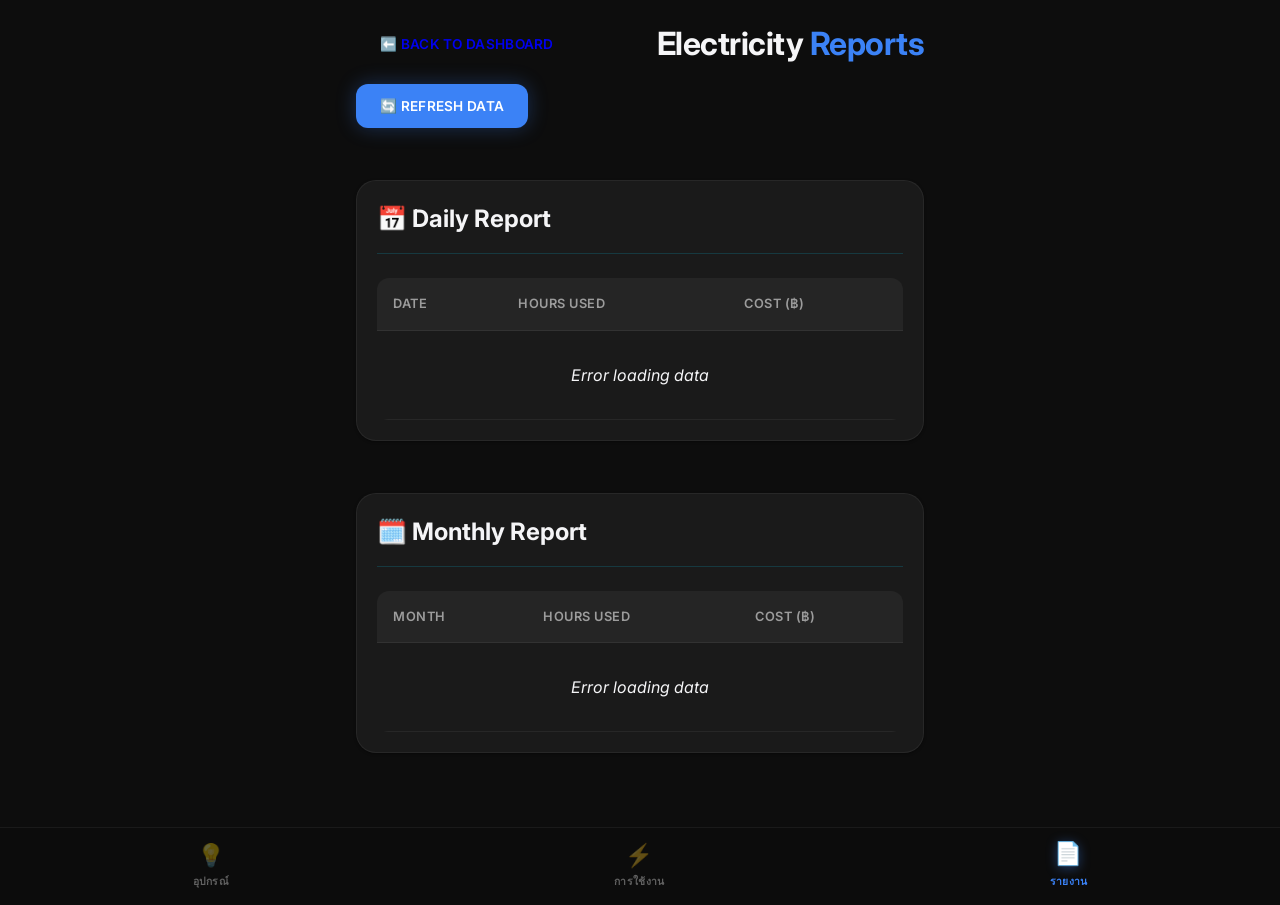
<file: report.html>
<!DOCTYPE html>
<html lang="en">

<head>
    <meta charset="UTF-8">
    <meta name="viewport" content="width=device-width, initial-scale=1.0">
    <title>Electricity Usage Reports - IOT_HOUSE</title>
    <link rel="stylesheet" href="style.css">
    <style>
        /* Table Styles for Cyberpunk Theme */
        .report-section {
            background: linear-gradient(180deg, rgba(30, 41, 59, 0.4) 0%, rgba(15, 23, 42, 0.6) 100%);
            backdrop-filter: var(--glass-blur);
            -webkit-backdrop-filter: var(--glass-blur);
            border-radius: 16px;
            padding: 32px;
            margin-bottom: 32px;
            border: 1px solid rgba(255, 255, 255, 0.05);
            box-shadow: inset 0 1px 0 rgba(255, 255, 255, 0.1), 0 10px 20px -5px rgba(0, 0, 0, 0.5);
        }

        .report-header {
            display: flex;
            justify-content: space-between;
            align-items: center;
            margin-bottom: 24px;
            border-bottom: 1px solid rgba(6, 182, 212, 0.2);
            padding-bottom: 16px;
        }

        .report-title {
            font-size: 1.5rem;
            color: var(--neon-cyan);
            text-shadow: 0 0 10px rgba(6, 182, 212, 0.3);
            display: flex;
            align-items: center;
            gap: 12px;
        }

        .cyber-table {
            width: 100%;
            border-collapse: separate;
            border-spacing: 0;
            border-radius: 8px;
            overflow: hidden;
            border: 1px solid rgba(255, 255, 255, 0.05);
        }

        .cyber-table th {
            background: rgba(0, 0, 0, 0.4);
            color: var(--text-muted);
            font-weight: 600;
            text-transform: uppercase;
            letter-spacing: 1px;
            padding: 16px;
            text-align: left;
            border-bottom: 2px solid rgba(6, 182, 212, 0.2);
        }

        .cyber-table td {
            padding: 16px;
            border-bottom: 1px solid rgba(255, 255, 255, 0.02);
            color: #fff;
            background: rgba(255, 255, 255, 0.01);
            transition: var(--transition-fast);
        }

        .cyber-table tbody tr:hover td {
            background: rgba(6, 182, 212, 0.05);
            color: var(--neon-cyan);
        }

        .cyber-table tbody tr:last-child td {
            border-bottom: none;
        }

        .empty-row td {
            text-align: center;
            color: var(--text-muted);
            font-style: italic;
            padding: 32px;
        }

        .loading-overlay {
            display: none;
            text-align: center;
            padding: 40px;
            color: var(--neon-cyan);
            font-weight: 600;
            letter-spacing: 2px;
            animation: pulse 1.5s infinite alternate;
        }

        @keyframes pulse {
            0% {
                opacity: 0.5;
                text-shadow: 0 0 5px var(--neon-cyan);
            }

            100% {
                opacity: 1;
                text-shadow: 0 0 20px var(--neon-cyan);
            }
        }

        .nav-header {
            display: flex;
            justify-content: space-between;
            align-items: center;
            margin-bottom: 32px;
            flex-wrap: wrap;
            gap: 16px;
        }

        .page-title {
            margin: 0;
            font-size: 2rem;
            color: #fff;
            text-align: center;
        }

        @media (max-width: 768px) {
            .nav-header {
                flex-direction: column;
                justify-content: center;
            }
            .page-title {
                font-size: 1.5rem;
            }
        }
    </style>
</head>

<body>
    <div class="container">

        <div class="nav-header">
            <!-- Navigation -->
            <a href="index.html" class="btn btn-outline"
                style="text-decoration: none; display: inline-flex; align-items: center; gap: 8px;">
                ⬅️ Back to Dashboard
            </a>

            <h1 class="page-title">Electricity <span>Reports</span></h1>

            <button id="btn-refresh" class="btn btn-primary"
                style="display: inline-flex; align-items: center; gap: 8px;">
                🔄 Refresh Data
            </button>
        </div>

        <div id="loading-indicator" class="loading-overlay">
            FETCHING DATA FROM GRID...
        </div>

        <section class="report-section">
            <div class="report-header">
                <h2 class="report-title">📅 Daily Report</h2>
            </div>
            <div style="overflow-x: auto;">
                <table class="cyber-table" id="daily-table">
                    <thead>
                        <tr>
                            <th>Date</th>
                            <th>Hours Used</th>
                            <th>Cost (฿)</th>
                        </tr>
                    </thead>
                    <tbody>
                        <!-- Data injected here -->
                    </tbody>
                </table>
            </div>
        </section>

        <section class="report-section">
            <div class="report-header">
                <h2 class="report-title">🗓️ Monthly Report</h2>
            </div>
            <div style="overflow-x: auto;">
                <table class="cyber-table" id="monthly-table">
                    <thead>
                        <tr>
                            <th>Month</th>
                            <th>Hours Used</th>
                            <th>Cost (฿)</th>
                        </tr>
                    </thead>
                    <tbody>
                        <!-- Data injected here -->
                    </tbody>
                </table>
            </div>
        </section>
    </div>

    <!-- Bottom Navigation Bar -->
    <nav class="bottom-nav" id="bottom-nav">
        <a href="index.html" class="nav-item">
            <span class="nav-icon">💡</span>
            <span class="nav-label">อุปกรณ์</span>
        </a>
        <a href="usage.html" class="nav-item">
            <span class="nav-icon">⚡</span>
            <span class="nav-label">การใช้งาน</span>
        </a>
        <a href="report.html" class="nav-item active">
            <span class="nav-icon">📄</span>
            <span class="nav-label">รายงาน</span>
        </a>
    </nav>

    <script>
        const GOOGLE_SCRIPT_URL = 'https://script.google.com/macros/s/AKfycby2rEX2JVVWgrmlh5GaUwOM-1QDgFO6etcpgWtr_ShJpkAaJHHIGAu_abJfgom_YxcCiw/exec';

        document.addEventListener("DOMContentLoaded", () => {
            fetchReports();

            document.getElementById('btn-refresh').addEventListener('click', () => {
                fetchReports();
            });
        });

        function fetchReports() {
            const loadingHtml = document.getElementById('loading-indicator');
            const dailyTbody = document.querySelector('#daily-table tbody');
            const monthlyTbody = document.querySelector('#monthly-table tbody');

            loadingHtml.style.display = 'block';

            fetch(GOOGLE_SCRIPT_URL)
                .then(response => response.json())
                .then(data => {
                    loadingHtml.style.display = 'none';

                    // Populate Daily Table
                    dailyTbody.innerHTML = '';
                    if (data.dailyReport && data.dailyReport.length > 0) {
                        data.dailyReport.forEach(item => {
                            dailyTbody.innerHTML += `<tr><td>${item.date}</td><td>${item.hours}</td><td>${item.cost}</td></tr>`;
                        });
                    } else {
                        dailyTbody.innerHTML = '<tr class="empty-row"><td colspan="3">No daily data available yet</td></tr>';
                    }

                    // Populate Monthly Table
                    monthlyTbody.innerHTML = '';
                    if (data.monthlyReport && data.monthlyReport.length > 0) {
                        data.monthlyReport.forEach(item => {
                            monthlyTbody.innerHTML += `<tr><td>${item.month}</td><td>${item.hours}</td><td>${item.cost}</td></tr>`;
                        });
                    } else {
                        monthlyTbody.innerHTML = '<tr class="empty-row"><td colspan="3">No monthly data available yet</td></tr>';
                    }
                })
                .catch(error => {
                    console.error('Error fetching reports:', error);
                    loadingHtml.style.display = 'none';
                    dailyTbody.innerHTML = '<tr class="empty-row"><td colspan="3" style="color: var(--neon-pink);">Error loading data</td></tr>';
                    monthlyTbody.innerHTML = '<tr class="empty-row"><td colspan="3" style="color: var(--neon-pink);">Error loading data</td></tr>';
                });
        }
    </script>
</body>

</html>
</file>
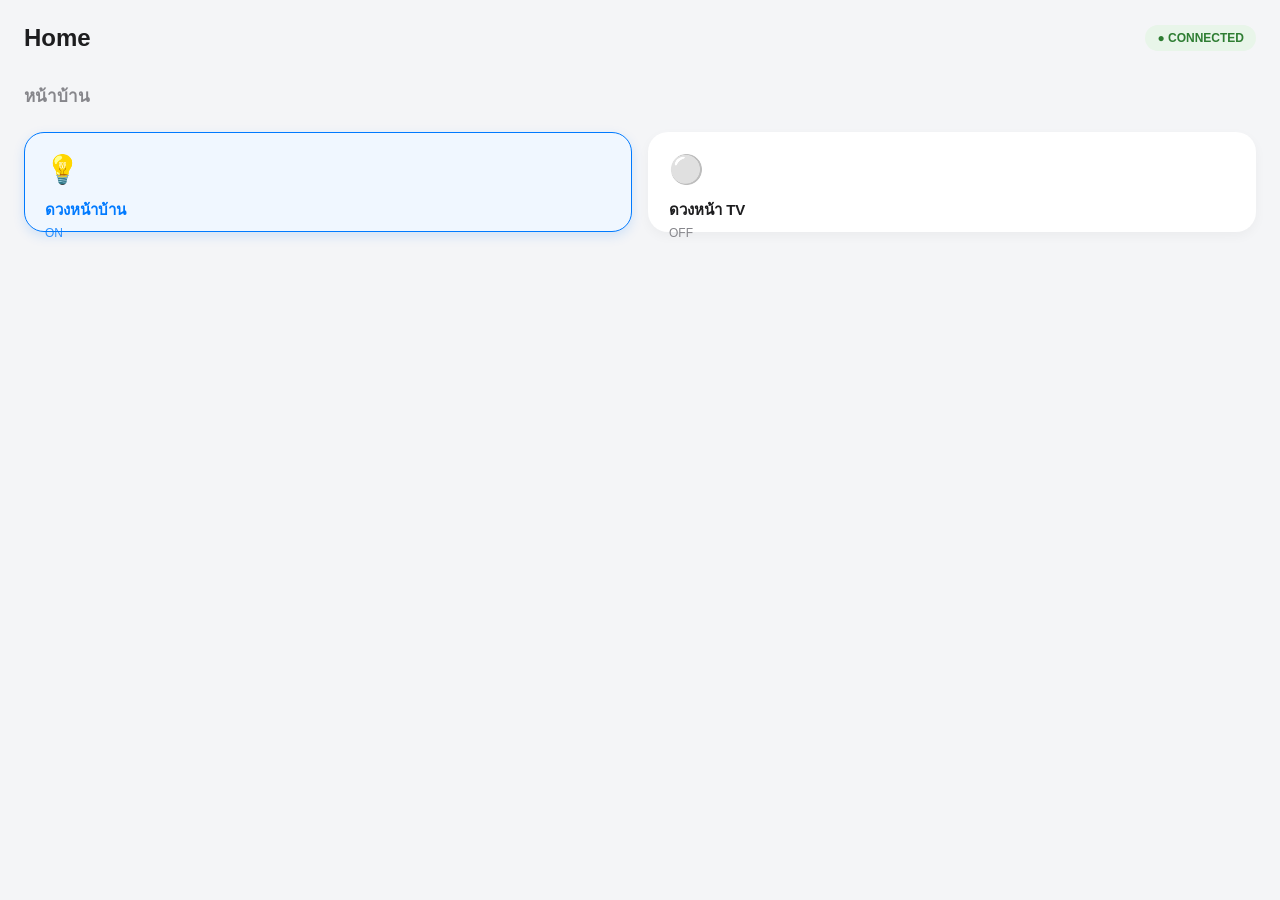
<file: test-ui.html>
<!DOCTYPE html>
<html lang="th">
<head>
    <meta charset="UTF-8">
    <meta name="viewport" content="width=device-width, initial-scale=1.0">
    <title>Pond's Minimal Smart Home</title>
    <style>
        /* ธีมสว่าง สะอาดตา */
        body { 
            font-family: -apple-system, BlinkMacSystemFont, "Segoe UI", Roboto, Helvetica, Arial, sans-serif; 
            background-color: #F4F5F7; /* สีพื้นหลังเทาอ่อนมากๆ ให้ดูมีมิติ */
            color: #1D1D1F; /* สีตัวหนังสือเทาเข้ม (ไม่ดำสนิท) */
            margin: 0; 
            padding: 24px; 
        }
        .header { 
            display: flex; justify-content: space-between; align-items: center; 
            margin-bottom: 30px; 
        }
        .status-badge { 
            background: #E8F5E9; color: #2E7D32; 
            padding: 6px 12px; border-radius: 20px; font-size: 12px; font-weight: 600;
        }
        .zone-title { 
            font-size: 17px; font-weight: 600; color: #86868B; 
            margin-bottom: 15px; padding-bottom: 8px; 
        }
        .grid { 
            display: grid; grid-template-columns: repeat(2, 1fr); gap: 16px; 
            margin-bottom: 35px; 
        }
        /* ปุ่มสไตล์ Minimalism ขาวสะอาด เงาบางๆ */
        .card { 
            background-color: #FFFFFF; 
            border-radius: 20px; 
            padding: 20px; 
            display: flex; flex-direction: column; justify-content: space-between; 
            height: 100px; box-sizing: border-box; cursor: pointer;
            box-shadow: 0 4px 12px rgba(0, 0, 0, 0.04); /* เงาบางเฉียบ */
            border: 1px solid transparent;
            transition: all 0.2s ease;
        }
        /* สถานะตอนเปิดไฟ (เน้นสีสันมินิมอล) */
        .card.active { 
            background-color: #F0F7FF; /* พื้นหลังอมฟ้าอ่อนๆ */
            border: 1px solid #007AFF; /* ขอบฟ้า Apple */
            color: #007AFF;
            box-shadow: 0 4px 12px rgba(0, 122, 255, 0.15); 
        }
        .card .icon { font-size: 28px; margin-bottom: 12px; }
        .card .name { font-weight: 600; font-size: 15px; margin-bottom: 4px; color: inherit; }
        .card .state { font-size: 12px; color: #86868B; }
        .card.active .state { color: #007AFF; opacity: 0.8; }
    </style>
</head>
<body>

    <div class="header">
        <h2 style="margin: 0; font-weight: 700;">Home</h2>
        <span class="status-badge">● CONNECTED</span>
    </div>

    <div class="zone-title">หน้าบ้าน</div>
    <div class="grid">
        <div class="card active">
            <div class="icon">💡</div>
            <div>
                <div class="name">ดวงหน้าบ้าน</div>
                <div class="state">ON</div>
            </div>
        </div>
        <div class="card">
            <div class="icon">⚪</div>
            <div>
                <div class="name">ดวงหน้า TV</div>
                <div class="state">OFF</div>
            </div>
        </div>
    </div>

</body>
</html>
</file>
<file: style.css>
@import url('https://fonts.googleapis.com/css2?family=Inter:wght@300;400;500;600;700;800&display=swap');

:root {
    /* Modern Dark Theme Palette */
    --bg-body: #0D0D0D;
    --bg-card: #1A1A1A;
    --bg-card-hover: #222222;
    --bg-elevated: #252525;
    --bg-input: #2A2A2A;

    --border-subtle: rgba(255, 255, 255, 0.06);
    --border-hover: rgba(255, 255, 255, 0.12);

    --text-primary: #F5F5F7;
    --text-secondary: rgba(255, 255, 255, 0.55);
    --text-tertiary: rgba(255, 255, 255, 0.35);

    --accent: #3B82F6;           /* Vivid modern blue */
    --accent-soft: rgba(59, 130, 246, 0.15);
    --accent-glow: 0 0 20px rgba(59, 130, 246, 0.3);

    --green: #34D399;
    --green-soft: rgba(52, 211, 153, 0.15);
    --red: #F87171;
    --red-soft: rgba(248, 113, 113, 0.15);
    --amber: #FBBF24;
    --amber-soft: rgba(251, 191, 36, 0.12);

    --shadow-sm: 0 1px 3px rgba(0,0,0,0.4);
    --shadow-md: 0 4px 20px rgba(0,0,0,0.5);
    --shadow-lg: 0 8px 40px rgba(0,0,0,0.6);

    --radius-sm: 12px;
    --radius-md: 16px;
    --radius-lg: 20px;
    --radius-xl: 24px;

    --transition: all 0.25s cubic-bezier(0.4, 0, 0.2, 1);
}

* {
    box-sizing: border-box;
    margin: 0;
    padding: 0;
}

body {
    font-family: 'Inter', -apple-system, BlinkMacSystemFont, 'Segoe UI', Roboto, sans-serif;
    background: var(--bg-body);
    color: var(--text-primary);
    min-height: 100vh;
    line-height: 1.5;
    padding-bottom: 100px;
    -webkit-font-smoothing: antialiased;
    -moz-osx-font-smoothing: grayscale;
}

.container {
    max-width: 600px;
    margin: 0 auto;
    padding: 20px 16px;
    display: flex;
    flex-direction: column;
    gap: 20px;
}

/* ─── Header ─────────────────────────────── */
.integrated-header {
    padding: 8px 0;
}

.header-top {
    display: flex;
    justify-content: space-between;
    align-items: center;
}

.header-titles { display: flex; flex-direction: column; }

h1 {
    font-size: 1.8rem;
    font-weight: 700;
    color: var(--text-primary);
    letter-spacing: -0.5px;
}

h1 .subtitle {
    display: block;
    font-size: 0.85rem;
    font-weight: 500;
    color: var(--text-secondary);
    margin-top: 2px;
}

.status {
    padding: 6px 14px;
    border-radius: 100px;
    font-weight: 600;
    font-size: 0.75rem;
    text-transform: uppercase;
    letter-spacing: 0.5px;
    display: flex;
    align-items: center;
    gap: 6px;
    border: none;
}

.status::before {
    content: '';
    width: 7px; height: 7px;
    border-radius: 50%;
}

.status.connected {
    background: var(--green-soft);
    color: var(--green);
}
.status.connected::before { background: var(--green); box-shadow: 0 0 6px var(--green); }

.status.disconnected {
    background: var(--red-soft);
    color: var(--red);
}
.status.disconnected::before { background: var(--red); box-shadow: 0 0 6px var(--red); }


/* ─── Summary Cards ──────────────────────── */
.summary-section {
    display: flex;
    flex-direction: column;
    gap: 16px;
}

.summary-grid {
    display: grid;
    grid-template-columns: 1fr 1fr;
    gap: 12px;
}

.summary-card {
    background: var(--bg-card);
    border: 1px solid var(--border-subtle);
    border-radius: var(--radius-lg);
    padding: 20px;
    display: flex;
    flex-direction: column;
    gap: 12px;
    position: relative;
    overflow: hidden;
    box-shadow: var(--shadow-sm);
}

.summary-icon {
    font-size: 1.6rem;
    width: 44px; height: 44px;
    display: flex; align-items: center; justify-content: center;
    border-radius: var(--radius-sm);
}

.hours-card .summary-icon { background: var(--accent-soft); }
.cost-card .summary-icon { background: var(--amber-soft); }

.summary-details { display: flex; flex-direction: column; gap: 4px; }

.summary-label {
    font-size: 0.75rem;
    font-weight: 600;
    color: var(--text-secondary);
    text-transform: uppercase;
    letter-spacing: 0.8px;
}

.summary-value {
    font-size: 1.6rem;
    font-weight: 700;
    color: var(--text-primary);
    letter-spacing: -0.3px;
}


/* ─── Buttons ────────────────────────────── */
.btn {
    display: inline-flex;
    justify-content: center;
    align-items: center;
    padding: 14px 24px;
    border-radius: var(--radius-sm);
    font-family: inherit;
    font-weight: 600;
    font-size: 0.85rem;
    letter-spacing: 0.3px;
    text-transform: uppercase;
    text-decoration: none;
    cursor: pointer;
    border: none;
    transition: var(--transition);
}

.btn-primary {
    background: var(--accent);
    color: #FFF;
    box-shadow: var(--accent-glow);
}
.btn-primary:hover { filter: brightness(1.15); transform: translateY(-1px); }

.btn-secondary {
    background: var(--bg-elevated);
    color: var(--text-primary);
    border: 1px solid var(--border-subtle);
}
.btn-secondary:hover { background: var(--bg-card-hover); border-color: var(--border-hover); }

.btn-full-width { width: 100%; }


/* ─── Zones (Accordion) ─────────────────── */
.zones-grid {
    display: flex;
    flex-direction: column;
    gap: 8px;
}

.zone-group {
    background: var(--bg-card);
    border: 1px solid var(--border-subtle);
    border-radius: var(--radius-lg);
    overflow: hidden;
    transition: var(--transition);
}

.zone-group:hover {
    border-color: var(--border-hover);
}

/* Zone Header */
.zone-header {
    display: flex;
    justify-content: space-between;
    align-items: center;
    padding: 16px 18px;
    cursor: pointer;
    user-select: none;
    transition: var(--transition);
}
.zone-header:active { background: rgba(255,255,255,0.03); }

.zone-header-left {
    display: flex;
    align-items: center;
    gap: 14px;
}

.zone-icon {
    font-size: 1.5rem;
    width: 44px; height: 44px;
    display: flex; align-items: center; justify-content: center;
    background: var(--bg-elevated);
    border-radius: var(--radius-sm);
    border: 1px solid var(--border-subtle);
}

.zone-name {
    display: block;
    font-size: 0.95rem;
    font-weight: 600;
    color: var(--text-primary);
}

.zone-count {
    display: block;
    font-size: 0.75rem;
    font-weight: 500;
    color: var(--text-tertiary);
    margin-top: 1px;
}

.zone-chevron {
    font-size: 1.4rem;
    font-weight: 300;
    color: var(--text-tertiary);
    transition: transform 0.3s ease;
}

.zone-header.open .zone-chevron {
    transform: rotate(90deg);
    color: var(--accent);
}

/* Right side of zone header */
.zone-header-right {
    display: flex;
    align-items: center;
    gap: 10px;
}

/* Active light count badge (text-only, appears in header) */
.zone-active-badge {
    display: none;
    font-size: 0.75rem;
    font-weight: 700;
    color: #FBBF24;
    text-shadow: 0 0 8px rgba(251, 191, 36, 0.5);
}

.zone-active-badge.visible {
    display: inline-block;
}

/* Zone group warm glow when lights are active */
.zone-group.has-active {
    border-color: rgba(251, 191, 36, 0.2);
    background: 
        radial-gradient(ellipse at 15% 50%, rgba(251, 191, 36, 0.06) 0%, transparent 60%),
        var(--bg-card);
    box-shadow: 
        0 0 20px rgba(251, 191, 36, 0.05),
        inset 0 0 30px rgba(251, 191, 36, 0.03);
}

.zone-group.has-active .zone-icon {
    background: rgba(251, 191, 36, 0.12);
    border-color: rgba(251, 191, 36, 0.2);
}

.zone-group.has-active .zone-name {
    color: #FBBF24;
    text-shadow: 0 0 15px rgba(251, 191, 36, 0.3);
}

.zone-group.has-active .zone-count {
    color: rgba(251, 191, 36, 0.6);
}

/* Zone collapse content */
.zone-collapse {
    max-height: 0;
    overflow: hidden;
    transition: max-height 0.35s cubic-bezier(0.4, 0, 0.2, 1), padding 0.35s ease;
    padding: 0 18px;
}

.zone-collapse.open {
    padding: 0 18px 18px;
}

.zone-title {
    font-size: 0.85rem;
    font-weight: 600;
    color: var(--text-secondary);
    text-transform: uppercase;
    letter-spacing: 0.8px;
}


/* ─── Light Switch Cards ─────────────────── */
.lights-grid {
    display: grid;
    grid-template-columns: repeat(2, 1fr);
    gap: 10px;
}

.switch-card {
    background: var(--bg-elevated);
    border: 1px solid var(--border-subtle);
    border-radius: var(--radius-md);
    padding: 16px;
    display: flex;
    flex-direction: column;
    justify-content: space-between;
    min-height: 100px;
    cursor: pointer;
    transition: var(--transition);
}

.switch-card:hover {
    border-color: var(--border-hover);
    background: var(--bg-card-hover);
}

.hidden-checkbox { display: none; }

.switch-content {
    display: flex;
    flex-direction: column;
    gap: 6px;
}

.switch-icon {
    font-size: 1.6rem;
    filter: grayscale(100%) brightness(0.4);
    transition: var(--transition);
}

.switch-label {
    font-size: 0.85rem;
    font-weight: 600;
    color: var(--text-secondary);
    line-height: 1.3;
    transition: var(--transition);
}

.switch-label small {
    display: block;
    font-size: 0.75rem;
    font-weight: 400;
    color: var(--text-tertiary);
    margin-top: 2px;
}

/* ON/OFF text indicator */
.switch-card::after {
    content: 'OFF';
    display: block;
    font-size: 0.7rem;
    font-weight: 700;
    color: var(--text-tertiary);
    text-transform: uppercase;
    letter-spacing: 1px;
    margin-top: auto;
    padding-top: 10px;
    transition: var(--transition);
}

/* ── Active State (ON) ── */
.switch-card:has(.hidden-checkbox:checked) {
    background: var(--accent-soft);
    border-color: rgba(59, 130, 246, 0.3);
    box-shadow: var(--accent-glow);
}

.switch-card:has(.hidden-checkbox:checked) .switch-icon {
    filter: none;
}

.switch-card:has(.hidden-checkbox:checked) .switch-label {
    color: var(--text-primary);
}

.switch-card:has(.hidden-checkbox:checked) .switch-label small {
    color: var(--accent);
}

.switch-card:has(.hidden-checkbox:checked)::after {
    content: 'ON';
    color: var(--accent);
}


/* ─── Global Controls ────────────────────── */
.global-controls-secondary {
    display: flex;
    gap: 10px;
    margin-top: 4px;
}
.global-controls-secondary .btn {
    flex: 1;
    border-radius: var(--radius-md);
    font-size: 0.8rem;
}


/* ─── Bottom Navigation ──────────────────── */
.bottom-nav {
    position: fixed;
    bottom: 0; left: 0; right: 0;
    background: rgba(13, 13, 13, 0.85);
    backdrop-filter: blur(24px) saturate(180%);
    -webkit-backdrop-filter: blur(24px) saturate(180%);
    border-top: 1px solid var(--border-subtle);
    display: flex;
    justify-content: space-around;
    padding: 10px 0;
    padding-bottom: calc(10px + env(safe-area-inset-bottom));
    z-index: 1000;
}

.nav-item {
    display: flex;
    flex-direction: column;
    align-items: center;
    gap: 3px;
    text-decoration: none;
    color: var(--text-tertiary);
    font-size: 0.65rem;
    font-weight: 600;
    letter-spacing: 0.3px;
    transition: var(--transition);
}

.nav-icon {
    font-size: 1.4rem;
    transition: var(--transition);
}

.nav-item.active {
    color: var(--accent);
}

.nav-item.active .nav-icon {
    transform: translateY(-2px);
    filter: drop-shadow(0 2px 6px rgba(59, 130, 246, 0.4));
}


/* ─── Report Page Overrides ──────────────── */
.report-section {
    background: var(--bg-card) !important;
    border-radius: var(--radius-lg) !important;
    padding: 20px !important;
    border: 1px solid var(--border-subtle) !important;
    box-shadow: var(--shadow-sm) !important;
}

.report-title {
    color: var(--text-primary) !important;
    text-shadow: none !important;
    font-weight: 700 !important;
}

.cyber-table {
    border: none !important;
    border-radius: var(--radius-sm) !important;
}

.cyber-table th {
    background: var(--bg-elevated) !important;
    color: var(--text-secondary) !important;
    border-bottom: 1px solid var(--border-subtle) !important;
    font-size: 0.8rem !important;
    text-transform: uppercase !important;
    letter-spacing: 0.5px !important;
}

.cyber-table td {
    color: var(--text-primary) !important;
    background: transparent !important;
    border-bottom: 1px solid var(--border-subtle) !important;
}

.cyber-table tbody tr:hover td {
    background: var(--bg-elevated) !important;
}

.loading-overlay { color: var(--accent) !important; }
.page-title { color: var(--text-primary) !important; }
.page-title span { color: var(--accent) !important; }


/* ─── Responsive ─────────────────────────── */
@media (max-width: 480px) {
    .container { padding: 16px 14px; gap: 16px; }
    h1 { font-size: 1.5rem; }
    .lights-grid { grid-template-columns: repeat(2, 1fr); gap: 8px; }
    .switch-card { min-height: 90px; padding: 14px; }
    .summary-grid { grid-template-columns: 1fr 1fr; gap: 8px; }
    .summary-card { padding: 16px; }
    .summary-value { font-size: 1.3rem; }
    .global-controls-secondary { flex-direction: column; gap: 8px; }
}

@media (min-width: 768px) {
    .lights-grid { grid-template-columns: repeat(3, 1fr); }
}
</file>
